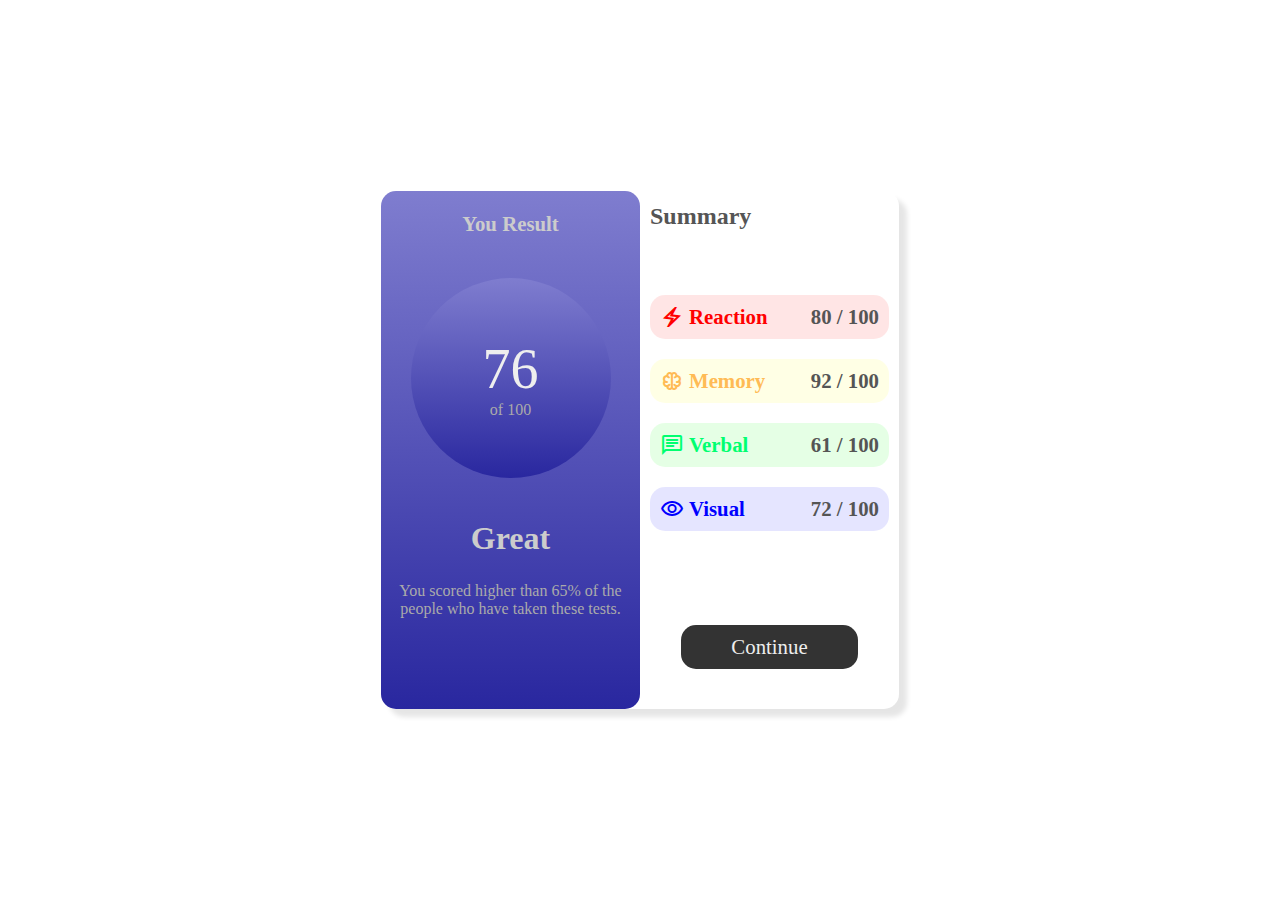
<file: index.html>
<!DOCTYPE html>
<html lang="en">
<head>
    <meta charset="UTF-8">
    <meta http-equiv="X-UA-Compatible" content="IE=edge">
    <meta name="viewport" content="width=device-width, initial-scale=1.0">
    <link rel="stylesheet" href="https://fonts.googleapis.com/css2?family=Material+Symbols+Outlined:opsz,wght,FILL,GRAD@48,400,0,0" />
    <link rel="stylesheet" href="style.css">
    <title>Summary</title>
</head>
<body>
    <section class="warp">
        <section class="leftside">
            <header class="leftheader">
                <h1>You Result</h1>
            </header>
            <section class="result">
                <p class="number">76</p>
                <p class="complement">of 100</p>
            </section>
            <footer class="leftfooter">
                <h2 class="subtitle">Great</h2>
                <p class="description">You scored higher than 65% of the people who have taken these tests.</p>
            </footer>
        </section>
        <section class="rightside">
            <header class="headerrightside">
                <h2 class="title">Summary</h2>
            </header>
            <section class="bodyrightside">
                <ul class="list">
                    <li class="rbg"><p class="reaction"><span class="material-symbols-outlined">
                        electric_bolt
                        </span> Reaction</p><span class="dec">80 <span>/ 100</span></span></li>
                    <li class="ybg"><p class="memory"><span class="material-symbols-outlined">
                        neurology
                        </span> Memory</p><span class="dec">92 <span>/ 100</span></span></li>
                    <li class="gbg"><p class="verbal"><span class="material-symbols-outlined">
                        chat
                        </span> Verbal</p><span class="dec">61 <span>/ 100</span></span></li>
                    <li class="bbg"><p class="visual"><span class="material-symbols-outlined">
                        visibility
                        </span> Visual</p><span class="dec">72 <span>/ 100</span></span></li>
                </ul>
            </section>
            <footer class="footerrightside">
                <a href="#" class="buttom">Continue</a>
            </footer>
        </section>
    </section>
</body>
</html>
</file>
<file: style.css>
* {
    margin: 0;
    padding: 0;
    text-align: none;
    font-size: 16px;
    box-sizing: border-box;
}

body {
    height: 100vh;
    display: flex;
    align-items: center;
    justify-content: center;
}

a {
    text-decoration: none;
    color: #333;
}

li {
    list-style: none;
}

/*warp*/
.warp {
    display: flex;
    align-items: center;
    justify-content: space-between;
    background: #fff;
    width: 518px;
    height: 518px;
    border-radius: 15px;
    box-shadow: 8px 8px 
    5px rgba(0, 0, 0, 0.1);
}

/*left*/

.leftside {
    background: linear-gradient(rgba(127, 125, 207, 100), rgba(41, 39, 159, 100));
    height: 518px;
    width: 259px;
    border-radius: 15px;
    display: flex;
    flex-direction: column;
    align-items: center;
    justify-content: space-around;
    text-align: center;
}

.leftheader h1 {
    font-size: 1.3rem;
    color: #ccc;
}

.result {
    background: linear-gradient(rgba(127, 125, 207, 100), rgba(41, 39, 159, 100));
    width: 200px;
    height: 200px;
    display: flex;
    flex-direction: column;
    align-items: center;
    justify-content: center;
    border-radius: 50%;
}

.result .number {
    font-size: 3.5rem;
    color: #eee;
}

.result .complement {
    font-size: 1rem;
    color: #aaa;
}

.leftfooter {
    display: flex;
    flex-direction: column;
}

.leftfooter .subtitle {
    font-size: 2rem;
    color: #ccc;
    margin-bottom: 25px;
}

.leftfooter .description {
    font-size: 1rem;
    color: #aaa;
    padding-bottom: 70px;
}

.rightside {
    display: flex;
    flex-direction: column;
    align-items: center;
    justify-content: space-around;
    height: 518px;
    width: 259px;
    border-radius: 15px;
}

.headerrightside {
    width: 259px;
}
.title {
    text-align: start;
    font-size: 1.5rem;
    color: #555;
    padding-left: 10px;
}

.bodyrightside {
    width: 259px;
    height: 320px;
    display: flex;
    align-items: center;
    justify-content: center;
}

.list {
    display: flex;
    flex-direction: column;
    width: 259px;
}

.list li {
    margin-bottom: 30px;
    display: flex;
    align-items: center;
    justify-content: space-between;
    margin: 10px;
    border-radius: 15px;
}

.list li p {
    font-size: 1.3rem;
    padding: 10px;
    font-weight: 600;
    display: flex;
    align-items: center;
}

.list li .dec {
    font-size: 1.3rem;
    font-weight: 600;
    text-align: end;
    padding: 10px;
    color: #555;
}

.list li .dec span {
    font-size: 1.3rem;
    font-weight: 600;
    text-align: end;
    color: #555;
}

.footerrightside {
    width: 259px;
    height: 100px;
    display: flex;
    align-items: center;
    justify-content: center;
}

.footerrightside .buttom {
    background: #333;
    font-size: 1.3rem;
    color: #eee;
    font-weight: 500;
    padding: 10px 50px;
    border-radius: 15px;
    transition: all 300ms ease-in-out;
}

.footerrightside .buttom:hover {
    box-shadow: 2px 2px 5px rgba(0, 0, 0, .5);
}
.rbg {
    background: rgba(255, 0, 0, .1);
}

.reaction{
    color: #ff0000;
}


.ybg {
    background: rgba(255, 255, 0, .1);
}
.memory{
    color: #fb5;
}

.gbg{
    background: rgba(0, 255, 0, 0.1);
}
.verbal{
    color: #00ff70;
}

.bbg{
    background: rgba(0, 0, 255, 0.1);
}

.visual{
    color: #0000ff;
}

.material-symbols-outlined {
    margin-right: 5px;
}

@media screen and (max-width: 560px) {

    .warp {
        display: flex;
        flex-direction: column;
        height: 120vh;
    
    }
    .leftside, .rightside {
        width: 90vw;
    }

    .buttom {
        width: 80vw;
        text-align: center;
    }
}
</file>
